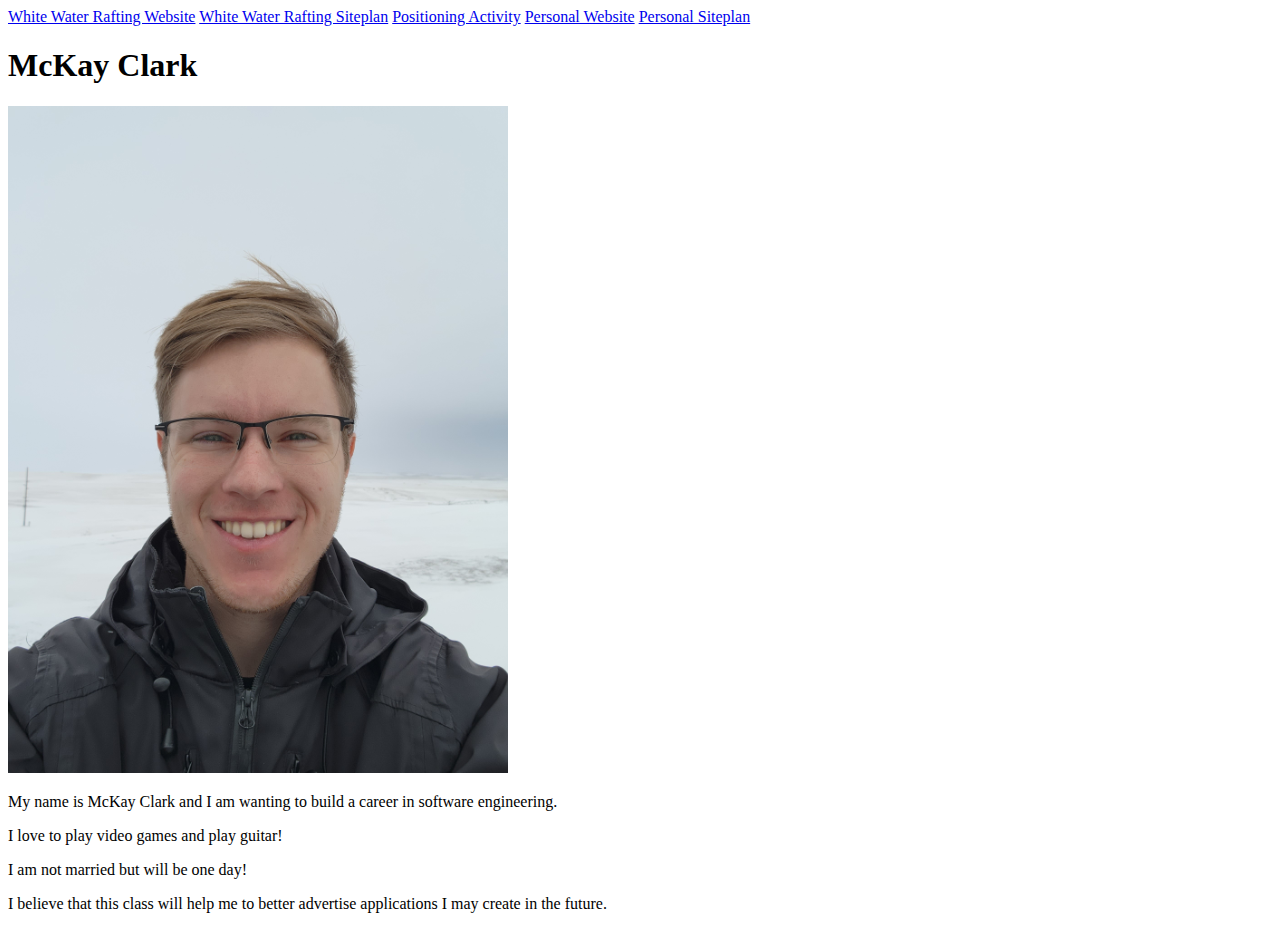
<file: index.html>
<!DOCTYPE html>
<html lang="en">
    <head>
        <meta charset="UTF-8">
        <meta name="viewport"
        content="width=device-width,
        initial-scale=1.0">
        <title>WDD130 | Home</title>
    </head>
    <body>
        <header>
            <nav>
                <a href="wwr/index.html">White Water Rafting Website</a>
                <a href="wwr/site-plan-rafting.html">White Water Rafting Siteplan</a>
                <a href="positioning.html">Positioning Activity</a>
                <a href="#">Personal Website</a>
                <a href="pws/site-plan.html">Personal Siteplan</a>
            </nav>         
            <h1>McKay Clark</h1>
            <img src="me.jpg" alt="mcKay's beautiful face" width="500">
            <p>My name is McKay Clark and I am wanting to build a career in software engineering.</p>
            <p>I love to play video games and play guitar!</p>
            <p>I am not married but will be one day!</p>
            <p>I believe that this class will help me to better advertise applications I may create in the future.</p>
        </header>
    </body>
</html>
</file>
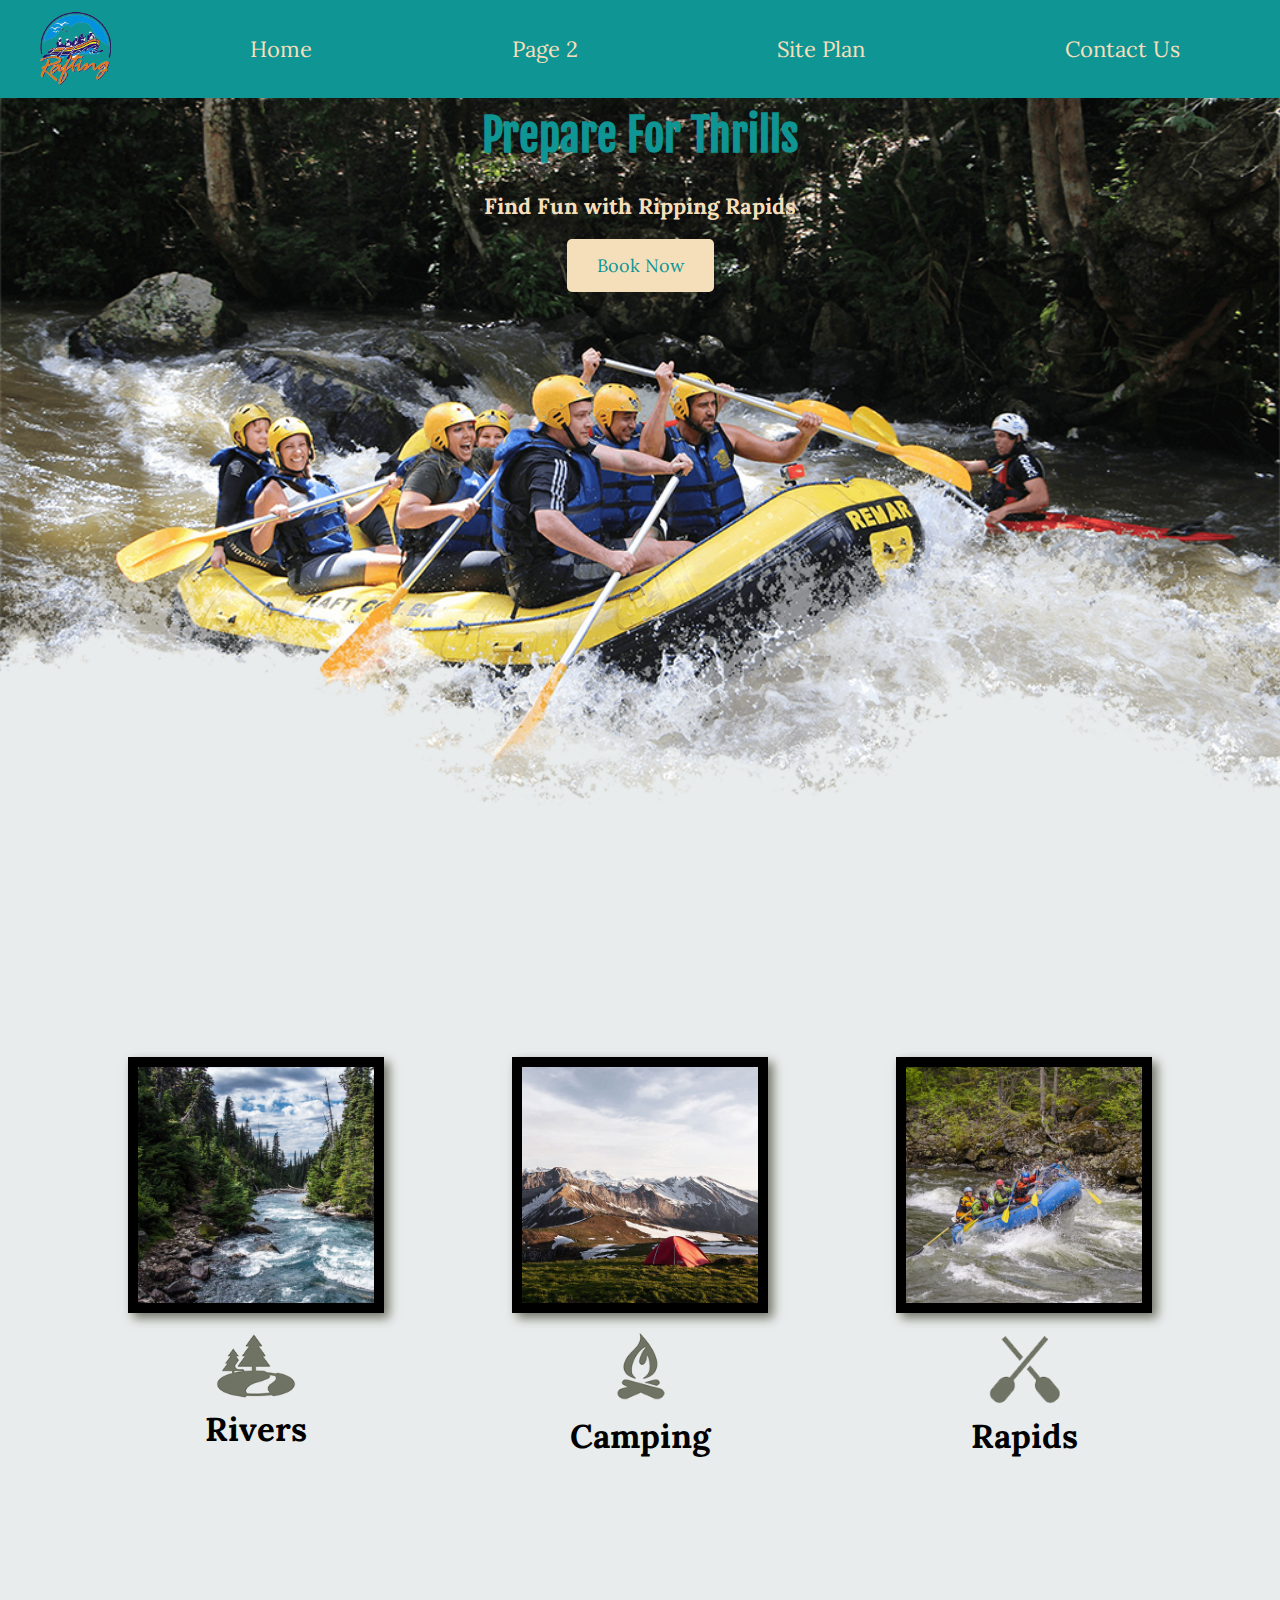
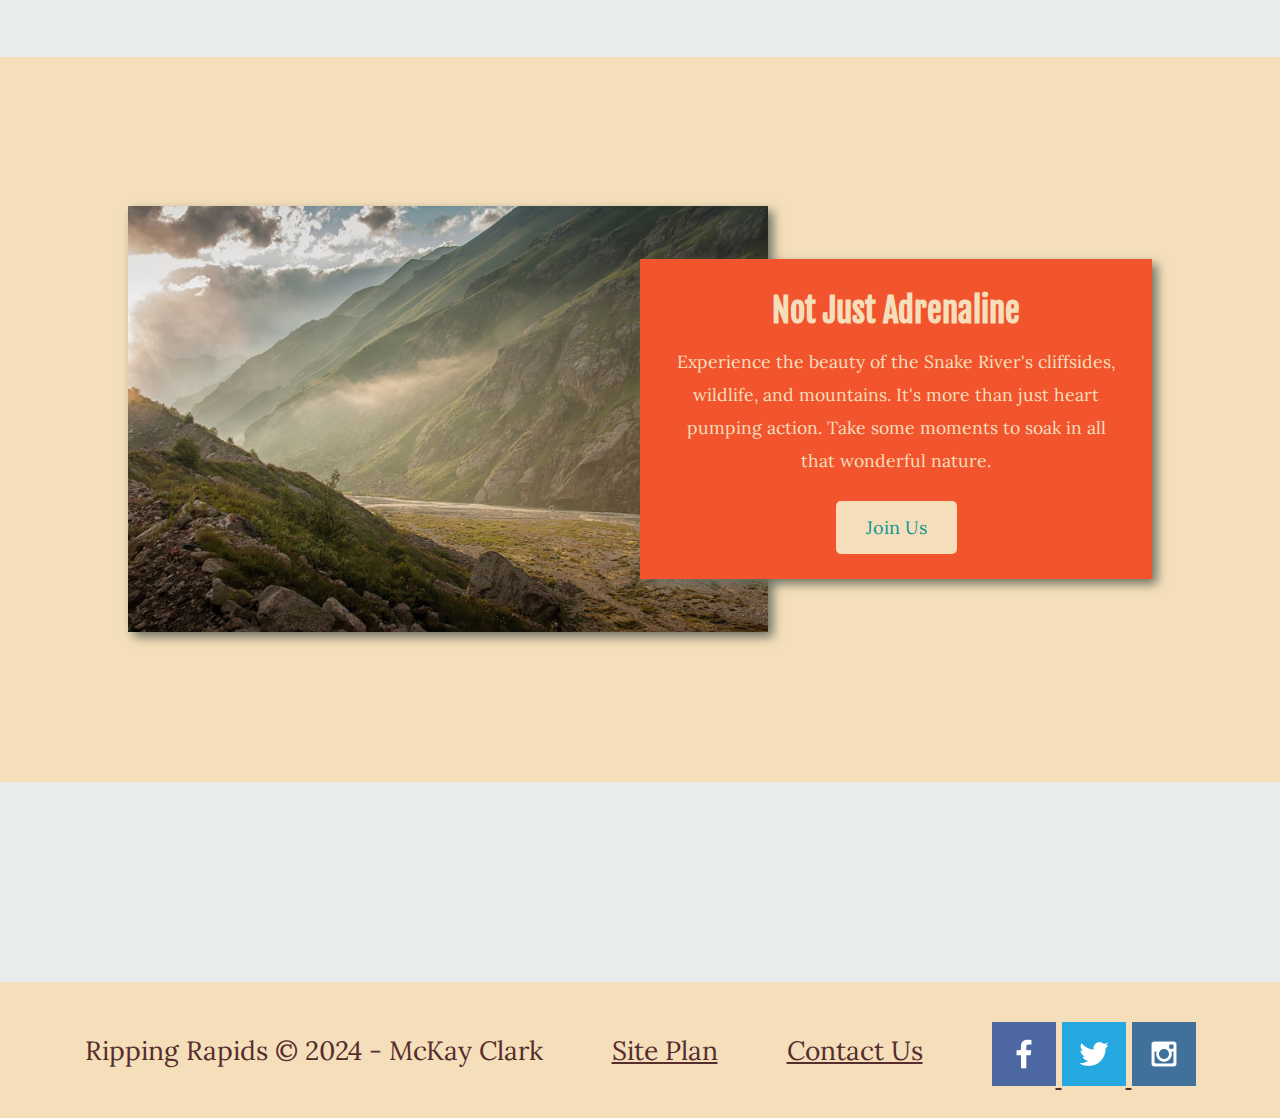
<file: wwr/index.html>
<!DOCTYPE html>
<html lang="en">
<head>
    <meta charset="UTF-8">
    <meta name="viewport" content="width=device-width, initial-scale=1.0">
    <link rel="stylesheet" href="styles/style.css">
    <title>Whitewater Rafting Trips | Ripping Rapids Boating | Home</title>
</head>
<body>
    <div id="content">
        <header>
            <a id="logo_link" href="index.html">
                <img class="logo" src="images/raftinglogo.png" alt="Ripping Rapids Logo">
            </a>
            <nav>
                <a href="index.html">Home</a>
                <a href="#">Page 2</a>
                <a href="site-plan-rafting.html">Site Plan</a>
                <a href="contactus.html">Contact Us</a>
            </nav>
        </header>
        <div id="hero">
            <div id="hero-box">
                <img id="hero-img" src="images/hero.png" alt="People enjoying white water rafting">
            </div>
            <section id="hero-msg">
                <h1 class="home-title">Prepare For Thrills</h1>
                <h4>Find Fun with Ripping Rapids </h4>
                <div class='button-box'>
                    <a class='book' href="contactus.html">Book Now</a>
                </div>
            </section>
        </div>
        <main class="home-grid">
            <section class="rivers-card">
                <img class="card-img" src="images/rivers.jpg" alt="river in forest">
                <img class="icon" src="images/river_icon.png" alt="river icon">
                <h2>Rivers</h2>
            </section>
            <section class="camping-card">
                <img class="card-img" src="images/camping.jpg" alt="tent in mountain">
                <img class="icon" src="images/fire_icon.png" alt="fire icon">
                <h2>Camping</h2>
            </section>
            <section class="rapids-card">
                <img class="card-img" src="images/rapids.jpg" alt="rafting boat">
                <img class="icon" src="images/oars.png" alt="oars icon">
                <h2>Rapids</h2>
            </section>
            <div id="background"></div>
            <img class="mountains" src="images/mountains.jpg" alt="Misty mountains">
            <section class="msg">
                <h2>Not Just Adrenaline</h2>
                <p>Experience the beauty of the Snake River's cliffsides, wildlife, and mountains. It's more than just heart pumping action. Take some moments to soak in all that wonderful nature.</p>
                <a class='join' href="rivers.html">Join Us</a>
            </section>
        </main>
        <footer>
            <p>Ripping Rapids &copy; 2024 - McKay Clark</p>
            <p><a href="site-plan-rafting.html">Site Plan</a></p>
            <p><a href="contactus.html">Contact Us</a></p>
            <div class="social">
                <a href="https://facebook.com" target="_blank">
                    <img src="images/facebook.png" alt="fb icon">
                </a>
                <a href="https://twitter.com" target="_blank">
                    <img src="images/twitter.png" alt="twitter icon">
                </a>
                <a href="https://instagram.com" target="_blank">
                    <img src="images/instagram.png" alt="instagram icon">
                </a>
            </div>
        </footer>
    </div>
</body>
</html>
</file>
<file: wwr/styles/style.css>
@import url('https://fonts.googleapis.com/css2?family=Fjalla+One&family=Lora&display=swap');

body {
    background-color: #e8ecec;
    font-size: 22px;
    margin: 0;
    padding: 0;
}

h2 {
    margin: 0;
}

header {
    background-color: #0e9594;
    display: grid;
    grid-template-columns: 150px auto;
}

nav {
    display: flex;
    justify-content: space-around;
}

nav a {
    text-align: center;
    color: #f5dfbb;
    text-decoration: none;
    padding: 35px;
}

nav a:hover {
    background-color: #562c2c;
    color: #0e9594;
}

.home-title {
    color: #0e9594;
    font-family: "Fjalla One", Helvetica, sans-serif;
    font-size: 2em;
    margin-top: 10px;
}

h4 {
    color: #f5dfbb;
    font-family: Lora, Helvetica, sans-serif;
}

.book {
    background-color: #f5dfbb;
    color: #0e9594;
    text-decoration: none;
    font-family: Lora, Helvetica, sans-serif;
    font-size: 18px;
    padding: 15px 30px;
    margin-top: 50px;
    border-radius: 5px;
}

.book:hover {
    background-color: #562c2c;
    color: #f5dfbb;
}

.join {
    background-color: #f5dfbb;
    color: #0e9594;
    text-decoration: none;
    font-family: Lora, Helvetica, sans-serif;
    font-size: 18px;
    padding: 15px 30px;
    margin-top: 50px;
    border-radius: 5px;
}

.join:hover {
    background-color: #0e9594;
    color: #562c2c;
}

#background {
    background-color: #f5dfbb;
    grid-column: 1/11;
    grid-row: 4/9;
}

.msg {
    background-color: #f2542d;
    line-height: 1.5em;
    padding: 35px;
    grid-column: 6/10;
    grid-row: 6/7;
    box-shadow: 5px 5px 10px #6f7364;
}

.msg h2 {
    color: #f5dfbb;
    font-family: "Fjalla One", Helvetica, sans-serif;
}

.msg p {
    color: #f5dfbb;
    font-family: Lora, Helvetica, sans-serif;
    font-size: .8em;
    padding-bottom: 15px;
}

footer {
    background-color: #f5dfbb;
    color:#562c2c;
    padding: 25px 50px;
    margin-top: 200px;
    display: flex;
    justify-content: space-around;
    align-items: center;
}

footer a {
    color:#562c2c;
}

footer a:hover {
    color: #0e9594;
    text-decoration: none;
}

footer p {
    font-size: 1.2em;
    font-family: Lora, Helvetica, sans-serif;
}

footer p a:hover {
    text-decoration: underline;
}

div {
    max-width: 1600px;
}

#content {
    margin: 0 auto;
    font-family: Lora, Helvetica, sans-serif;
}

#hero {
    display: grid;
    grid-template-columns: 1fr 3fr 1fr;
    margin-top: -100px;
}

#hero-msg {
    grid-column: 2/3;
    grid-row: 1/2;
    margin-top: 100px;
}

#hero-box {
    grid-column: 1/4;
    grid-row: 1/3;
    z-index: -1;
}

#hero-msg h1 {
    text-align: center;

}

#hero-msg h4 {
    text-align: center;
}

#hero-img {
    width: 100%;
}

.button-box {
    text-align: center;
}

main section {
    text-align: center;
}

#background {
    height: 725px;
}

.logo {
    width: 80px;
}

#logo_link {
    padding-top: 5px;
    justify-self: center;
    align-self: center;
}

.icon {
    width: 80px;
    padding-top: 10px;
}

footer .social img {
    padding-top: 15px;
}

.rivers-card {
    margin: 200px 0;
    grid-column: 2/4;
    grid-row: 2/3;
}

.camping-card {
    margin: 200px 0;
    grid-column: 5/7;
    grid-row: 2/3;
}

.rapids-card {
    margin: 200px 0;
    grid-column: 8/10;
    grid-row: 2/3;
}

.card-img {
    border: 10px solid #000000;
    width: 100%;
    transition: transform .5s;
    box-shadow: 5px 5px 10px #6f7364;
}

.card-img:hover {
    opacity: .6;
    transform: scale(1.1);
}

main section img {
    box-sizing: border-box;
}

.home-grid {
    display: grid;
    grid-template-columns: 1fr 1fr 1fr 1fr 1fr 1fr 1fr 1fr 1fr 1fr;
}

.mountains {
    width: 100%;
    grid-column: 2/7;
    grid-row: 5/8;
    box-shadow: 5px 5px 10px #6f7364;
}

@media screen and (max-width: 900px) {
    #hero, .home-grid {
        display: block;
        height: auto;
    }
    nav, footer {
        flex-direction: column;
    }
    nav a {
        display: block;
        padding: 15px;
    }
    #hero {
        margin-top: 0;
    }
    #hero-msg {
        margin-top: 0;
    }
    #hero-msg h4 {
        display: none;
    }
    #hero-msg h1 {
        color: #6f7364;
    }
    .home-title {
        font-size: 25px;
    }
    .rivers-card, .camping-card, .rapids-card { 
        margin: 50px auto;
        width: 60%;
    }
    #background {
        display: none;
    }
    .mountains, .msg {
        width: 80%;
        display: block;
        margin: 0 auto;
    }
    footer {
        margin-top: 25px;
    }
}
</file>
